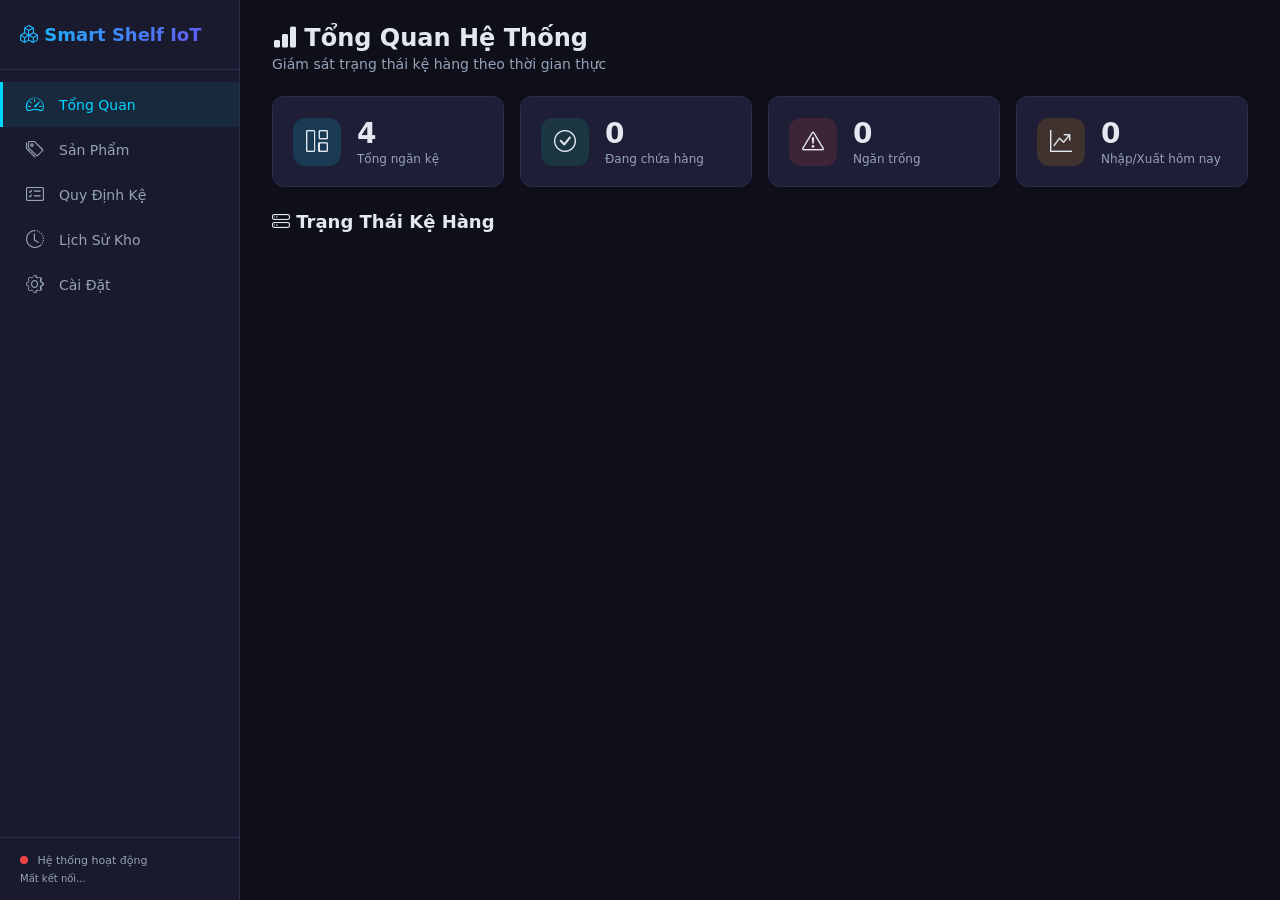
<file: view/index.html>
<!DOCTYPE html>
<html lang="vi">
<head>
<meta charset="UTF-8">
<meta name="viewport" content="width=device-width, initial-scale=1.0">
<title>Tổng Quan - Smart Shelf IoT</title>
<link rel="stylesheet" href="https://cdn.jsdelivr.net/npm/bootstrap-icons@1.11.1/font/bootstrap-icons.css">
<link rel="stylesheet" href="css/style.css">
</head>
<body>

<aside class="sidebar">
  <div class="logo"><i class="bi bi-boxes"></i> Smart Shelf IoT</div>
  <nav>
    <a href="index.html" class="active"><span class="icon"><i class="bi bi-speedometer2"></i></span><span>Tổng Quan</span></a>
    <a href="products.html"><span class="icon"><i class="bi bi-tags"></i></span><span>Sản Phẩm</span></a>
    <a href="assign.html"><span class="icon"><i class="bi bi-card-checklist"></i></span><span>Quy Định Kệ</span></a>
    <a href="history.html"><span class="icon"><i class="bi bi-clock-history"></i></span><span>Lịch Sử Kho</span></a>
    <a href="settings.html"><span class="icon"><i class="bi bi-gear"></i></span><span>Cài Đặt</span></a>
  </nav>
  <div class="sys-info">
    <div><span class="dot on" id="sysStatus"></span> Hệ thống hoạt động</div>
    <div style="margin-top:6px;font-size:10px" id="lastUpdate">Cập nhật: --</div>
  </div>
</aside>

<div class="toast-container" id="toastContainer"></div>

<div class="modal-overlay" id="modalOverlay">
  <div class="modal">
    <div class="modal-header">
      <h2 id="modalTitle">Chi tiết</h2>
      <button class="close-btn" onclick="closeModal()">&times;</button>
    </div>
    <div class="modal-body" id="modalBody"></div>
  </div>
</div>

<div class="main">
  <div class="page-header">
    <h1><i class="bi bi-bar-chart-fill"></i> Tổng Quan Hệ Thống</h1>
    <p>Giám sát trạng thái kệ hàng theo thời gian thực</p>
  </div>
  <div id="alertBox"></div>
  <div class="stats-row" id="statsRow">
    <div class="stat-card"><div class="stat-icon blue"><i class="bi bi-grid-1x2"></i></div><div><div class="stat-val" id="statTotal">4</div><div class="stat-label">Tổng ngăn kệ</div></div></div>
    <div class="stat-card"><div class="stat-icon green"><i class="bi bi-check-circle"></i></div><div><div class="stat-val" id="statOccupied">0</div><div class="stat-label">Đang chứa hàng</div></div></div>
    <div class="stat-card"><div class="stat-icon red"><i class="bi bi-exclamation-triangle"></i></div><div><div class="stat-val" id="statEmpty">0</div><div class="stat-label">Ngăn trống</div></div></div>
    <div class="stat-card"><div class="stat-icon orange"><i class="bi bi-graph-up-arrow"></i></div><div><div class="stat-val" id="statToday">0</div><div class="stat-label">Nhập/Xuất hôm nay</div></div></div>
  </div>
  <h2 style="font-size:18px;margin-bottom:16px"><i class="bi bi-hdd-stack"></i> Trạng Thái Kệ Hàng</h2>
  <div class="shelf-grid" id="shelfGrid"></div>
</div>

<script src="js/utils.js?v=5"></script>
<script src="js/toast.js?v=5"></script>
<script src="js/modal.js?v=5"></script>
<script src="js/dashboard.js?v=5"></script>
<script>
loadDashboard();
setInterval(loadDashboard, 3000);
</script>

</body>
</html>
</file>
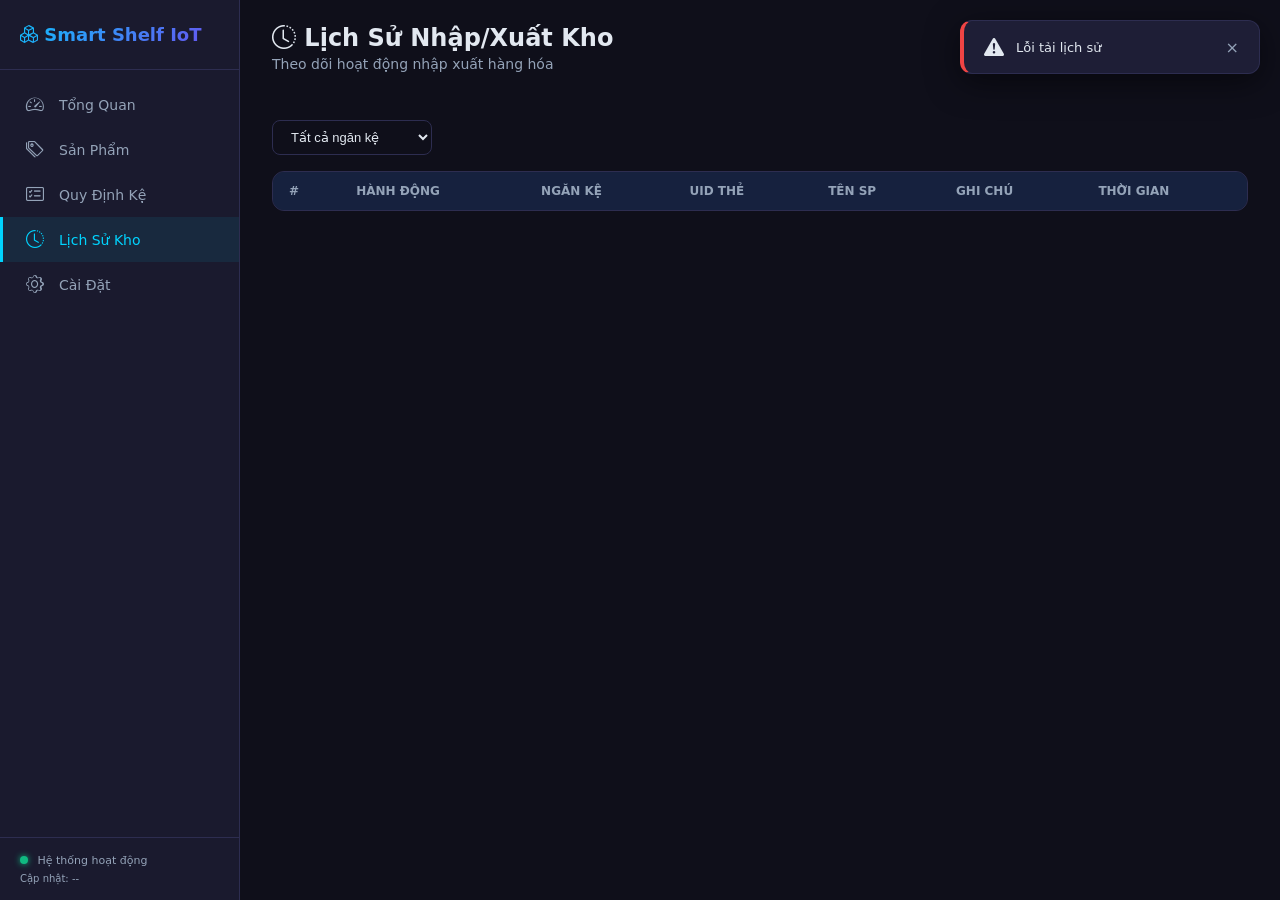
<file: view/history.html>
<!DOCTYPE html>
<html lang="vi">
<head>
<meta charset="UTF-8">
<meta name="viewport" content="width=device-width, initial-scale=1.0">
<title>Lịch Sử Kho - Smart Shelf IoT</title>
<link rel="stylesheet" href="https://cdn.jsdelivr.net/npm/bootstrap-icons@1.11.1/font/bootstrap-icons.css">
<link rel="stylesheet" href="css/style.css">
</head>
<body>

<aside class="sidebar">
  <div class="logo"><i class="bi bi-boxes"></i> Smart Shelf IoT</div>
  <nav>
    <a href="index.html"><span class="icon"><i class="bi bi-speedometer2"></i></span><span>Tổng Quan</span></a>
    <a href="products.html"><span class="icon"><i class="bi bi-tags"></i></span><span>Sản Phẩm</span></a>
    <a href="assign.html"><span class="icon"><i class="bi bi-card-checklist"></i></span><span>Quy Định Kệ</span></a>
    <a href="history.html" class="active"><span class="icon"><i class="bi bi-clock-history"></i></span><span>Lịch Sử Kho</span></a>
    <a href="settings.html"><span class="icon"><i class="bi bi-gear"></i></span><span>Cài Đặt</span></a>
  </nav>
  <div class="sys-info">
    <div><span class="dot on" id="sysStatus"></span> Hệ thống hoạt động</div>
    <div style="margin-top:6px;font-size:10px" id="lastUpdate">Cập nhật: --</div>
  </div>
</aside>

<div class="toast-container" id="toastContainer"></div>

<div class="modal-overlay" id="modalOverlay">
  <div class="modal">
    <div class="modal-header">
      <h2 id="modalTitle">Chi tiết</h2>
      <button class="close-btn" onclick="closeModal()">&times;</button>
    </div>
    <div class="modal-body" id="modalBody"></div>
  </div>
</div>

<div class="main">
  <div class="page-header">
    <h1><i class="bi bi-clock-history"></i> Lịch Sử Nhập/Xuất Kho</h1>
    <p>Theo dõi hoạt động nhập xuất hàng hóa</p>
  </div>
  <div class="stats-row" id="historyStats"></div>
  <div class="filter-bar">
    <select id="historyFilter" onchange="loadHistory()">
      <option value="">Tất cả ngăn kệ</option>
      <option value="1">Ngăn kệ #1</option>
      <option value="2">Ngăn kệ #2</option>
      <option value="3">Ngăn kệ #3</option>
      <option value="4">Ngăn kệ #4 (RFID)</option>
    </select>
  </div>
  <div class="table-wrap">
    <table>
      <thead><tr><th>#</th><th>Hành động</th><th>Ngăn kệ</th><th>UID Thẻ</th><th>Tên SP</th><th>Ghi chú</th><th>Thời gian</th></tr></thead>
      <tbody id="historyTable"></tbody>
    </table>
  </div>
  <div id="historyPagination" style="display:flex;justify-content:center;align-items:center;gap:15px;margin-top:20px;"></div>
</div>

<script src="js/utils.js"></script>
<script src="js/toast.js"></script>
<script src="js/modal.js"></script>
<script src="js/history.js"></script>
<script>
loadHistorySummary();
loadHistory();
</script>

</body>
</html>
</file>
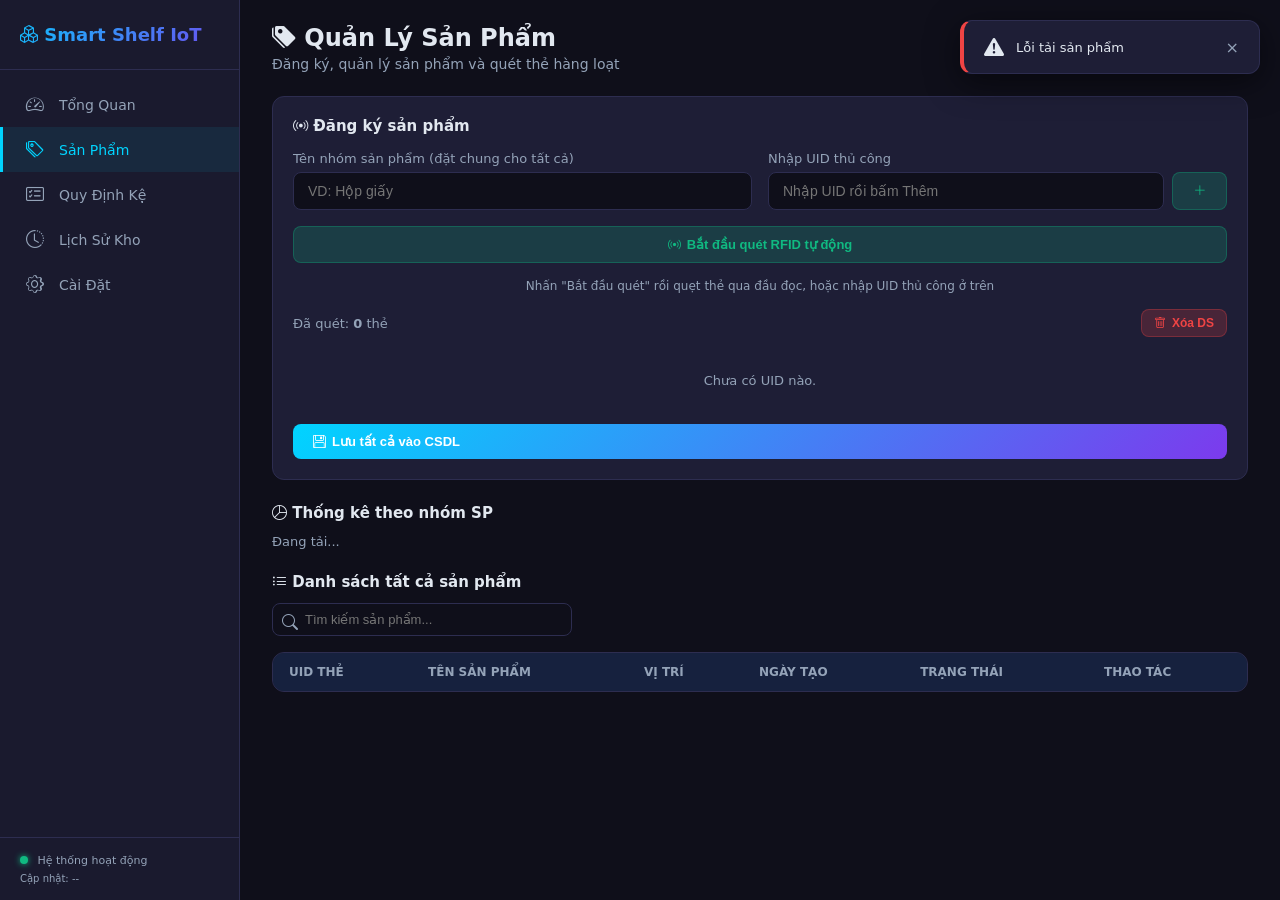
<file: view/products.html>
<!DOCTYPE html>
<html lang="vi">
<head>
<meta charset="UTF-8">
<meta name="viewport" content="width=device-width, initial-scale=1.0">
<title>Sản Phẩm - Smart Shelf IoT</title>
<link rel="stylesheet" href="https://cdn.jsdelivr.net/npm/bootstrap-icons@1.11.1/font/bootstrap-icons.css">
<link rel="stylesheet" href="css/style.css">
</head>
<body>

<aside class="sidebar">
  <div class="logo"><i class="bi bi-boxes"></i> Smart Shelf IoT</div>
  <nav>
    <a href="index.html"><span class="icon"><i class="bi bi-speedometer2"></i></span><span>Tổng Quan</span></a>
    <a href="products.html" class="active"><span class="icon"><i class="bi bi-tags"></i></span><span>Sản Phẩm</span></a>
    <a href="assign.html"><span class="icon"><i class="bi bi-card-checklist"></i></span><span>Quy Định Kệ</span></a>
    <a href="history.html"><span class="icon"><i class="bi bi-clock-history"></i></span><span>Lịch Sử Kho</span></a>
    <a href="settings.html"><span class="icon"><i class="bi bi-gear"></i></span><span>Cài Đặt</span></a>
  </nav>
  <div class="sys-info">
    <div><span class="dot on" id="sysStatus"></span> Hệ thống hoạt động</div>
    <div style="margin-top:6px;font-size:10px" id="lastUpdate">Cập nhật: --</div>
  </div>
</aside>

<div class="toast-container" id="toastContainer"></div>

<div class="modal-overlay" id="modalOverlay">
  <div class="modal">
    <div class="modal-header">
      <h2 id="modalTitle">Chi tiết</h2>
      <button class="close-btn" onclick="closeModal()">&times;</button>
    </div>
    <div class="modal-body" id="modalBody"></div>
  </div>
</div>

<div class="main">
  <div class="page-header">
    <h1><i class="bi bi-tags-fill"></i> Quản Lý Sản Phẩm</h1>
    <p>Đăng ký, quản lý sản phẩm và quét thẻ hàng loạt</p>
  </div>

  <div class="stat-card" style="flex-direction:column;align-items:stretch;gap:16px;margin-bottom:24px">
    <h3 style="font-size:15px"><i class="bi bi-broadcast"></i> Đăng ký sản phẩm</h3>
    <div style="display:grid;grid-template-columns:1fr 1fr;gap:16px">
      <div class="form-group" style="margin:0">
        <label>Tên nhóm sản phẩm (đặt chung cho tất cả)</label>
        <input type="text" id="batchName" placeholder="VD: Hộp giấy">
      </div>
      <div class="form-group" style="margin:0">
        <label>Nhập UID thủ công</label>
        <div style="display:flex;gap:8px">
          <input type="text" id="batchUidInput" placeholder="Nhập UID rồi bấm Thêm" style="flex:1" onkeydown="if(event.key==='Enter')addManualUID()">
          <button class="btn btn-success" onclick="addManualUID()"><i class="bi bi-plus-lg"></i></button>
        </div>
      </div>
    </div>
    <button class="btn btn-success" id="rfidScanBtn" onclick="startRfidPolling()" style="text-align:center;justify-content:center"><i class="bi bi-broadcast"></i> Bắt đầu quét RFID tự động</button>
    <div id="rfidScanStatus" style="font-size:12px;text-align:center"><span style="color:var(--text2)">Nhấn "Bắt đầu quét" rồi quẹt thẻ qua đầu đọc, hoặc nhập UID thủ công ở trên</span></div>
    <div style="display:flex;justify-content:space-between;align-items:center">
      <span style="font-size:13px;color:var(--text2)">Đã quét: <strong id="scannedCount">0</strong> thẻ</span>
      <button class="btn btn-sm btn-danger" onclick="clearScannedList()"><i class="bi bi-trash"></i> Xóa DS</button>
    </div>
    <div id="scannedList" style="max-height:150px;overflow-y:auto;display:grid;gap:6px">
      <div style="color:var(--text2);font-size:13px;text-align:center;padding:20px">Chưa có UID nào.</div>
    </div>
    <button class="btn btn-primary" onclick="saveBatchProducts()"><i class="bi bi-floppy"></i> Lưu tất cả vào CSDL</button>
  </div>

  <h3 style="font-size:15px;margin-bottom:12px"><i class="bi bi-pie-chart"></i> Thống kê theo nhóm SP</h3>
  <div id="productGroups" style="display:grid;gap:8px;margin-bottom:24px">
    <div style="color:var(--text2);font-size:13px">Đang tải...</div>
  </div>

  <h3 style="font-size:15px;margin-bottom:12px"><i class="bi bi-list-ul"></i> Danh sách tất cả sản phẩm</h3>
  <div class="filter-bar">
    <div style="position:relative; width: 300px;">
       <i class="bi bi-search" style="position:absolute; left: 10px; top: 10px; color: var(--text2)"></i>
       <input type="text" id="spSearch" placeholder="Tìm kiếm sản phẩm..." oninput="filterProducts()" style="padding-left: 32px; width: 100%">
    </div>
  </div>
  <div class="table-wrap">
    <table>
      <thead><tr><th>UID Thẻ</th><th>Tên sản phẩm</th><th>Vị trí</th><th>Ngày tạo</th><th>Trạng thái</th><th>Thao tác</th></tr></thead>
      <tbody id="productTable"></tbody>
    </table>
  </div>
</div>

<script src="js/utils.js"></script>
<script src="js/toast.js"></script>
<script src="js/modal.js"></script>
<script src="js/products.js"></script>
<script>
loadProducts();
</script>

</body>
</html>
</file>
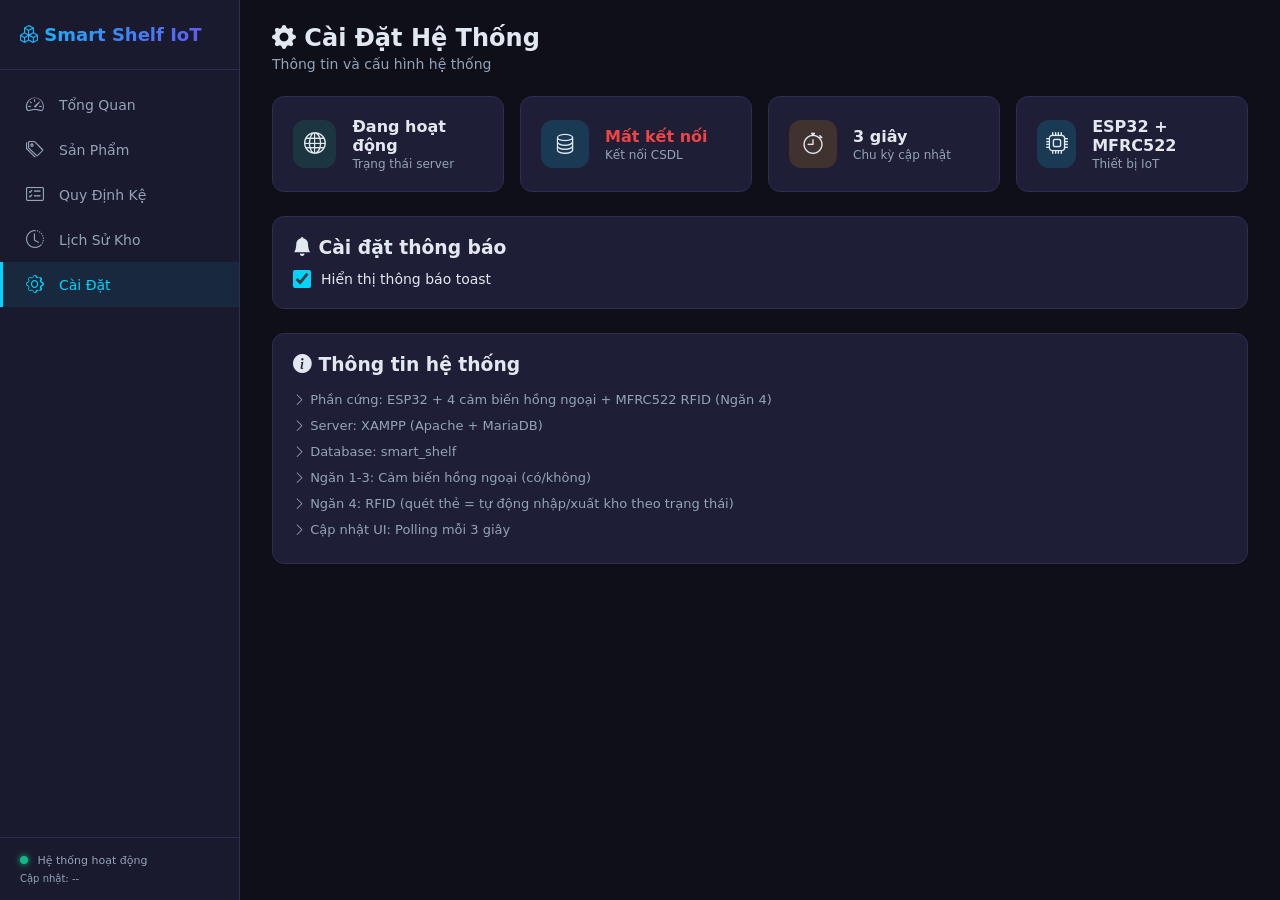
<file: view/settings.html>
<!DOCTYPE html>
<html lang="vi">
<head>
<meta charset="UTF-8">
<meta name="viewport" content="width=device-width, initial-scale=1.0">
<title>Cài Đặt - Smart Shelf IoT</title>
<link rel="stylesheet" href="https://cdn.jsdelivr.net/npm/bootstrap-icons@1.11.1/font/bootstrap-icons.css">
<link rel="stylesheet" href="css/style.css">
</head>
<body>

<aside class="sidebar">
  <div class="logo"><i class="bi bi-boxes"></i> Smart Shelf IoT</div>
  <nav>
    <a href="index.html"><span class="icon"><i class="bi bi-speedometer2"></i></span><span>Tổng Quan</span></a>
    <a href="products.html"><span class="icon"><i class="bi bi-tags"></i></span><span>Sản Phẩm</span></a>
    <a href="assign.html"><span class="icon"><i class="bi bi-card-checklist"></i></span><span>Quy Định Kệ</span></a>
    <a href="history.html"><span class="icon"><i class="bi bi-clock-history"></i></span><span>Lịch Sử Kho</span></a>
    <a href="settings.html" class="active"><span class="icon"><i class="bi bi-gear"></i></span><span>Cài Đặt</span></a>
  </nav>
  <div class="sys-info">
    <div><span class="dot on" id="sysStatus"></span> Hệ thống hoạt động</div>
    <div style="margin-top:6px;font-size:10px" id="lastUpdate">Cập nhật: --</div>
  </div>
</aside>

<div class="toast-container" id="toastContainer"></div>

<div class="main">
  <div class="page-header">
    <h1><i class="bi bi-gear-fill"></i> Cài Đặt Hệ Thống</h1>
    <p>Thông tin và cấu hình hệ thống</p>
  </div>
  <div class="stats-row">
    <div class="stat-card"><div class="stat-icon green"><i class="bi bi-globe"></i></div><div><div class="stat-val" style="font-size:16px">Đang hoạt động</div><div class="stat-label">Trạng thái server</div></div></div>
    <div class="stat-card"><div class="stat-icon blue"><i class="bi bi-database"></i></div><div><div class="stat-val" style="font-size:16px" id="settingsDb">Đang kiểm tra...</div><div class="stat-label">Kết nối CSDL</div></div></div>
    <div class="stat-card"><div class="stat-icon orange"><i class="bi bi-stopwatch"></i></div><div><div class="stat-val" style="font-size:16px" id="settingsRefresh">3 giây</div><div class="stat-label">Chu kỳ cập nhật</div></div></div>
    <div class="stat-card"><div class="stat-icon blue"><i class="bi bi-cpu"></i></div><div><div class="stat-val" style="font-size:16px">ESP32 + MFRC522</div><div class="stat-label">Thiết bị IoT</div></div></div>
  </div>
  <div style="margin-top:24px">
    <div class="stat-card" style="flex-direction:column;align-items:flex-start;gap:12px">
      <h3><i class="bi bi-bell-fill"></i> Cài đặt thông báo</h3>
      <label style="display:flex;align-items:center;gap:10px;cursor:pointer;font-size:14px">
        <input type="checkbox" id="notifToggle" checked style="width:18px;height:18px;accent-color:var(--accent)">
        Hiển thị thông báo toast
      </label>
    </div>
  </div>
  <div style="margin-top:24px">
    <div class="stat-card" style="flex-direction:column;align-items:flex-start;gap:12px">
      <h3><i class="bi bi-info-circle-fill"></i> Thông tin hệ thống</h3>
      <div style="font-size:13px;color:var(--text2);line-height:2">
        <div><i class="bi bi-chevron-right"></i> Phần cứng: ESP32 + 4 cảm biến hồng ngoại + MFRC522 RFID (Ngăn 4)</div>
        <div><i class="bi bi-chevron-right"></i> Server: XAMPP (Apache + MariaDB)</div>
        <div><i class="bi bi-chevron-right"></i> Database: smart_shelf</div>
        <div><i class="bi bi-chevron-right"></i> Ngăn 1-3: Cảm biến hồng ngoại (có/không)</div>
        <div><i class="bi bi-chevron-right"></i> Ngăn 4: RFID (quét thẻ = tự động nhập/xuất kho theo trạng thái)</div>
        <div><i class="bi bi-chevron-right"></i> Cập nhật UI: Polling mỗi 3 giây</div>
      </div>
    </div>
  </div>
</div>

<script src="js/utils.js"></script>
<script src="js/toast.js"></script>
<script>
async function checkDbStatus() {
  try {
    const res = await fetch(API + 'ApiTrangThai.php').then(r => r.json());
    const dbElem = document.getElementById('settingsDb');
    dbElem.textContent = res.status === 'success' ? 'Kết nối OK' : 'Lỗi';
    dbElem.style.color = res.status === 'success' ? 'var(--green)' : 'var(--red)';
  } catch(e) {
    const dbElem = document.getElementById('settingsDb');
    dbElem.textContent = 'Mất kết nối';
    dbElem.style.color = 'var(--red)';
  }
}
checkDbStatus();
</script>

</body>
</html>
</file>
<file: view/css/style.css>
/* === Reset & Variables === */
*{margin:0;padding:0;box-sizing:border-box}
:root{
  --bg:#0f0f1a;--bg2:#1a1a2e;--bg3:#16213e;--card:#1e1e36;
  --accent:#00d4ff;--accent2:#7c3aed;--green:#10b981;--red:#ef4444;
  --orange:#f59e0b;--text:#e2e8f0;--text2:#94a3b8;--border:#2d2d50;
}
body{font-family:'Segoe UI',system-ui,-apple-system,sans-serif;background:var(--bg);color:var(--text);min-height:100vh;display:flex}

/* === Sidebar === */
.sidebar{width:240px;background:var(--bg2);border-right:1px solid var(--border);display:flex;flex-direction:column;position:fixed;height:100vh;z-index:100}
.sidebar .logo{padding:24px 20px;font-size:18px;font-weight:700;border-bottom:1px solid var(--border);background:linear-gradient(135deg,var(--accent),var(--accent2));-webkit-background-clip:text;-webkit-text-fill-color:transparent}
.sidebar nav{flex:1;padding:12px 0}
.sidebar nav a{display:flex;align-items:center;gap:12px;padding:12px 20px;color:var(--text2);text-decoration:none;transition:.2s;font-size:14px;border-left:3px solid transparent}
.sidebar nav a:hover,.sidebar nav a.active{background:rgba(0,212,255,.08);color:var(--accent);border-left-color:var(--accent)}
.sidebar nav a .icon{font-size:18px;width:24px;text-align:center}
.sidebar .sys-info{padding:16px 20px;border-top:1px solid var(--border);font-size:11px;color:var(--text2)}
.sidebar .sys-info .dot{width:8px;height:8px;border-radius:50%;display:inline-block;margin-right:6px}
.sidebar .sys-info .dot.on{background:var(--green);box-shadow:0 0 6px var(--green)}
.sidebar .sys-info .dot.off{background:var(--red)}

/* === Main Layout === */
.main{margin-left:240px;flex:1;min-height:100vh;padding:24px 32px}
.page{display:none}
.page.active{display:block}

/* === Page Header === */
.page-header{margin-bottom:24px}
.page-header h1{font-size:24px;font-weight:700;margin-bottom:4px}
.page-header p{color:var(--text2);font-size:14px}

/* === Stats Row === */
.stats-row{display:grid;grid-template-columns:repeat(auto-fit,minmax(200px,1fr));gap:16px;margin-bottom:24px}
.stat-card{background:var(--card);border:1px solid var(--border);border-radius:12px;padding:20px;display:flex;align-items:center;gap:16px;transition:.3s}
.stat-card:hover{transform:translateY(-2px);box-shadow:0 8px 24px rgba(0,0,0,.3)}
.stat-card .stat-icon{width:48px;height:48px;border-radius:12px;display:flex;align-items:center;justify-content:center;font-size:22px}
.stat-card .stat-icon.blue{background:rgba(0,212,255,.15)}
.stat-card .stat-icon.green{background:rgba(16,185,129,.15)}
.stat-card .stat-icon.red{background:rgba(239,68,68,.15)}
.stat-card .stat-icon.orange{background:rgba(245,158,11,.15)}
.stat-card .stat-val{font-size:28px;font-weight:700}
.stat-card .stat-label{font-size:12px;color:var(--text2);margin-top:2px}

/* === Shelf Grid === */
.shelf-grid{display:grid;grid-template-columns:repeat(2,1fr);gap:20px;margin-bottom:24px}
.shelf-card{background:var(--card);border:2px solid var(--border);border-radius:16px;padding:24px;cursor:pointer;transition:.3s;position:relative;overflow:hidden}
.shelf-card::before{content:'';position:absolute;top:0;left:0;right:0;height:3px}
.shelf-card.occupied{border-color:rgba(16,185,129,.4)}
.shelf-card.occupied::before{background:linear-gradient(90deg,var(--green),#34d399)}
.shelf-card.empty{border-color:rgba(239,68,68,.4)}
.shelf-card.empty::before{background:linear-gradient(90deg,var(--red),#f87171)}
.shelf-card:hover{transform:translateY(-3px);box-shadow:0 12px 32px rgba(0,0,0,.4)}
.shelf-card .shelf-header{display:flex;justify-content:space-between;align-items:center;margin-bottom:16px}
.shelf-card .shelf-title{font-size:16px;font-weight:600}
.shelf-card .shelf-badge{padding:4px 12px;border-radius:20px;font-size:11px;font-weight:600}
.shelf-card.occupied .shelf-badge{background:rgba(16,185,129,.2);color:var(--green)}
.shelf-card.empty .shelf-badge{background:rgba(239,68,68,.2);color:var(--red)}
.shelf-card .rfid-tag{position:absolute;top:12px;right:12px;background:linear-gradient(135deg,var(--accent),var(--accent2));color:#fff;padding:3px 8px;border-radius:6px;font-size:10px;font-weight:700}
.shelf-card .shelf-info{display:flex;flex-direction:column;gap:8px}
.shelf-card .shelf-info .info-row{display:flex;justify-content:space-between;align-items:center;font-size:13px}
.shelf-card .shelf-info .info-row .label{color:var(--text2)}
.shelf-card .shelf-info .info-row .value{font-weight:500}
.shelf-card .shelf-status-dot{width:12px;height:12px;border-radius:50%;display:inline-block;margin-right:8px}
.shelf-card.occupied .shelf-status-dot{background:var(--green);box-shadow:0 0 8px var(--green);animation:pulse 2s infinite}
.shelf-card.empty .shelf-status-dot{background:var(--red);box-shadow:0 0 8px var(--red);animation:pulse 2s infinite}
@keyframes pulse{0%,100%{opacity:1}50%{opacity:.5}}

/* === Toast === */
.toast-container{position:fixed;top:20px;right:20px;z-index:9999;display:flex;flex-direction:column;gap:10px}
.toast{background:var(--card);border:1px solid var(--border);border-radius:12px;padding:14px 20px;min-width:300px;box-shadow:0 8px 32px rgba(0,0,0,.5);animation:slideIn .3s ease;display:flex;align-items:center;gap:12px}
.toast.warn{border-left:4px solid var(--red)}
.toast.info{border-left:4px solid var(--accent)}
.toast.success{border-left:4px solid var(--green)}
.toast .toast-icon{font-size:20px}
.toast .toast-msg{font-size:13px;flex:1}
.toast .toast-close{cursor:pointer;color:var(--text2);font-size:16px}
@keyframes slideIn{from{transform:translateX(100%);opacity:0}to{transform:translateX(0);opacity:1}}

/* === Modal === */
.modal-overlay{position:fixed;inset:0;background:rgba(0,0,0,.6);z-index:1000;display:none;align-items:center;justify-content:center;animation:fadeIn .2s}
.modal-overlay.show{display:flex}
@keyframes fadeIn{from{opacity:0}to{opacity:1}}
.modal{background:var(--bg2);border:1px solid var(--border);border-radius:16px;width:90%;max-width:600px;max-height:85vh;overflow-y:auto;animation:modalIn .3s ease}
@keyframes modalIn{from{transform:scale(.9);opacity:0}to{transform:scale(1);opacity:1}}
.modal-header{display:flex;justify-content:space-between;align-items:center;padding:20px 24px;border-bottom:1px solid var(--border)}
.modal-header h2{font-size:18px}
.modal-header .close-btn{background:none;border:none;color:var(--text2);font-size:22px;cursor:pointer;padding:4px 8px;border-radius:8px}
.modal-header .close-btn:hover{background:rgba(255,255,255,.1)}
.modal-body{padding:24px}

/* === Tables === */
.table-wrap{background:var(--card);border:1px solid var(--border);border-radius:12px;overflow:hidden}
table{width:100%;border-collapse:collapse}
th{background:var(--bg3);padding:12px 16px;text-align:left;font-size:12px;text-transform:uppercase;color:var(--text2);font-weight:600}
td{padding:12px 16px;border-top:1px solid var(--border);font-size:13px}
tr:hover td{background:rgba(255,255,255,.02)}
.tag{padding:3px 10px;border-radius:6px;font-size:11px;font-weight:600}
.tag.nhap{background:rgba(16,185,129,.2);color:var(--green)}
.tag.xuat{background:rgba(239,68,68,.2);color:var(--red)}
.tag.in{background:rgba(16,185,129,.2);color:var(--green)}
.tag.out{background:rgba(245,158,11,.2);color:var(--orange)}

/* === Forms === */
.form-group{margin-bottom:16px}
.form-group label{display:block;font-size:13px;color:var(--text2);margin-bottom:6px}
.form-group input,.form-group select{width:100%;padding:10px 14px;background:var(--bg);border:1px solid var(--border);border-radius:8px;color:var(--text);font-size:14px;outline:none;transition:.2s}
.form-group input:focus,.form-group select:focus{border-color:var(--accent);box-shadow:0 0 0 3px rgba(0,212,255,.15)}

/* === Buttons === */
.btn{padding:10px 20px;border:none;border-radius:8px;font-size:13px;font-weight:600;cursor:pointer;transition:.2s;display:inline-flex;align-items:center;gap:6px}
.btn:hover{transform:translateY(-1px)}
.btn-primary{background:linear-gradient(135deg,var(--accent),var(--accent2));color:#fff}
.btn-danger{background:rgba(239,68,68,.2);color:var(--red);border:1px solid rgba(239,68,68,.3)}
.btn-danger:hover{background:rgba(239,68,68,.3)}
.btn-success{background:rgba(16,185,129,.2);color:var(--green);border:1px solid rgba(16,185,129,.3)}
.btn-success:hover{background:rgba(16,185,129,.3)}
.btn-sm{padding:6px 12px;font-size:12px}

/* === Shelf Assignment === */
.assign-grid{display:grid;grid-template-columns:repeat(2,1fr);gap:16px}
.assign-card{background:var(--card);border:1px solid var(--border);border-radius:12px;padding:20px}
.assign-card h3{font-size:15px;margin-bottom:12px;display:flex;align-items:center;gap:8px}
.assign-card .current{background:var(--bg);border-radius:8px;padding:12px;margin-bottom:12px;font-size:13px}
.assign-card .current .label{color:var(--text2);font-size:11px;margin-bottom:4px}
.assign-card .actions{display:flex;gap:8px;flex-wrap:wrap}

/* === Filter Bar === */
.filter-bar{display:flex;gap:12px;margin-bottom:16px;flex-wrap:wrap;align-items:center}
.filter-bar input,.filter-bar select{padding:8px 14px;background:var(--bg);border:1px solid var(--border);border-radius:8px;color:var(--text);font-size:13px;outline:none}
.filter-bar input:focus,.filter-bar select:focus{border-color:var(--accent)}

/* === Timeline === */
.timeline{padding:0;list-style:none}
.timeline li{position:relative;padding:0 0 16px 24px;border-left:2px solid var(--border)}
.timeline li:last-child{border-left:none;padding-bottom:0}
.timeline li::before{content:'';position:absolute;left:-5px;top:4px;width:10px;height:10px;border-radius:50%;background:var(--accent)}
.timeline li.nhap::before{background:var(--green)}
.timeline li.xuat::before{background:var(--red)}
.timeline .tl-time{font-size:11px;color:var(--text2)}
.timeline .tl-action{font-size:13px;margin-top:2px}

/* === Misc === */
.notif-badge{position:absolute;top:-4px;right:-4px;background:var(--red);color:#fff;width:18px;height:18px;border-radius:50%;font-size:10px;display:flex;align-items:center;justify-content:center;font-weight:700}
.nav-item-wrap{position:relative;display:inline-block}
.empty-state{text-align:center;padding:48px;color:var(--text2)}
.empty-state .icon{font-size:48px;margin-bottom:12px}

/* === Scrollbar === */
::-webkit-scrollbar{width:6px}
::-webkit-scrollbar-track{background:var(--bg)}
::-webkit-scrollbar-thumb{background:var(--border);border-radius:3px}
::-webkit-scrollbar-thumb:hover{background:var(--text2)}

/* === Responsive === */
@media(max-width:768px){
  .sidebar{width:60px}.sidebar .logo,.sidebar nav a span,.sidebar .sys-info{display:none}
  .sidebar nav a{justify-content:center;padding:14px 0;border-left:none;border-bottom:3px solid transparent}
  .sidebar nav a:hover,.sidebar nav a.active{border-bottom-color:var(--accent);border-left-color:transparent}
  .main{margin-left:60px;padding:16px}
  .shelf-grid,.assign-grid{grid-template-columns:1fr}
  .stats-row{grid-template-columns:repeat(2,1fr)}
}
.tag.warn{background:rgba(245,158,11,.2);color:var(--orange)}
.tag.sai{background:rgba(239,68,68,.2);color:var(--red)}
#alertBox{margin-bottom:16px}
.alert-item{background:rgba(239,68,68,.12);border:1px solid rgba(239,68,68,.4);color:var(--red);padding:10px 14px;border-radius:10px;font-size:13px;font-weight:600;margin-bottom:8px}
</file>
